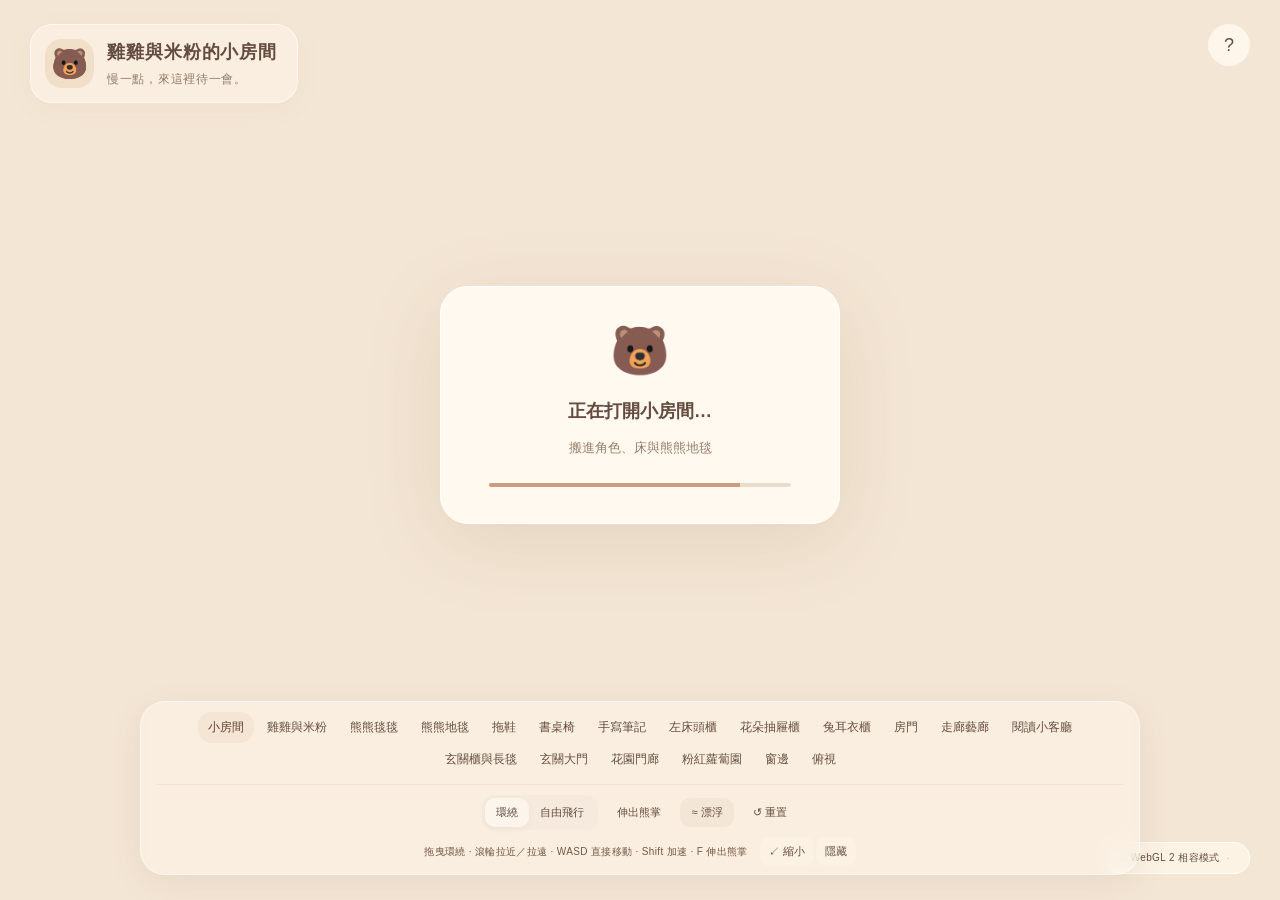
<file: index.html>
<!doctype html>
<html lang="zh-Hant"><head><meta charset="UTF-8"><meta name="viewport" content="width=device-width,initial-scale=1"><meta name="theme-color" content="#f5e9da"><title>雞雞與米粉的小房間</title><meta name="description" content="走進雞雞與米粉的溫柔小房間，自由環繞、飛行與漂浮。"><link rel="icon" href="data:image/svg+xml,%3Csvg xmlns='http://www.w3.org/2000/svg' viewBox='0 0 100 100'%3E%3Ctext y='.9em' font-size='90'%3E🐻%3C/text%3E%3C/svg%3E"><link rel="stylesheet" href="./style.css?revision=garden-house-1"><script type="importmap">{"imports":{"three":"./vendor/three/three.webgpu.js","three/webgpu":"./vendor/three/three.webgpu.js","three/tsl":"./vendor/three/three.tsl.js","three/addons/":"./vendor/addons/"}}</script></head>
<body>
<main id="room" aria-label="雞雞與米粉的互動立體房間"></main>
<header><div class="identity"><span class="mark" aria-hidden="true">🐻</span><div><h1>雞雞與米粉的小房間</h1><p>慢一點，來這裡待一會。</p></div></div><button id="helpToggle" class="round" aria-label="顯示操作說明" aria-expanded="false">?</button></header>
<aside id="help" hidden><h2>隨心逛逛</h2><p><strong>環繞</strong>　滑鼠拖曳轉向，滾輪拉近／拉遠，右鍵平移。</p><p><strong>自由飛行</strong>　點一下 3D 畫面，按 WASD 就會進入自由飛行。滾輪也能沿視線拉近／拉遠。Q／E 下降與上升，<strong>按住 Shift 加速移動</strong>；拖曳滑鼠轉向。</p><p>也能點「鎖定視線」，讓滑鼠直接轉向。Esc 解除鎖定。</p><p><strong>熊熊毯毯</strong>　床上的小熊毯子有獨立近景選項；「熊熊地毯」則是床邊地板上的熊形地毯。</p><p>觸控裝置：單指環繞，雙指縮放／平移。飛行模式顯示方向按鈕。</p><p><strong>書桌椅</strong>　床左側新增愛心書桌與粉紅格紋坐墊椅。點「書桌椅」可近看左側的紅色精裝書。點桌前的圓把手拉開抽屜，再點一次收回。</p><p><strong>左床頭櫃</strong>　新花語床頭櫃位於床頭左側，右側原有床頭櫃保留。點「左床頭櫃」可近看檯燈、植栽和編織籃。點花朵握把可開關抽屜；拖曳不會誤開。打開後可用滾輪拉近，看看藍裙女孩、米粉、小筆電和雞雞的玩具包。</p><p><strong>花朵抽屜櫃</strong>　位於右側窗戶旁、靠床尾的牆邊。點「花朵抽屜櫃」可近看雛菊、桌上擺飾與左側的紅蘿蔔吊飾。</p><p><strong>兔耳衣櫃</strong>　從床看向房門時，衣櫃位於門的左側牆邊。點「兔耳衣櫃」可近看檜木紋、兔耳愛心頂飾與布面收納箱。點雙門的花朵把手可打開衣櫃，裡面有兩隻大蘿蔔與上層的小蘿蔔。點下方抽屜的花朵把手可拉出滿滿迷你蘿蔔，再點一次收回；打開櫃門後點門內側的小花把手即可關門，拖曳不會誤開。</p><p><strong>童話房門</strong>　選「房門」後點門把開門，按 WASD 即可走進走廊，飛行模式的滾輪也能前後移動。手機可使用方向按鈕。外側門把同樣能開關門，再穿過門口即可回房間。拖曳鏡頭不會誤觸開關。</p><p><strong>花園閱讀小客廳</strong>　走出臥室後向右，穿過檜木拱門可進入擴建的閱讀區。點「閱讀小客廳」近看厚墊長椅、茶几與矮書櫃；點落地燈的拉繩可開關閱讀燈。</p><p><strong>玄關與住宅大門</strong>　走廊前方設有玄關。點「玄關大門」後，點陶瓷門把開門；WASD 與滾輪可穿過大門，走到門廊及花園小徑。外側把手同樣可以開關門，站在門片掃過的位置時會暫停關門。</p><p><strong>走廊藝廊</strong>　走出房門後，左側牆面掛著四幅照片。點「走廊藝廊」可看整面展示牆，再用滾輪拉近或 WASD 移動觀賞。</p><p><strong>收合選單</strong>　可縮小或隱藏選單；按 M 隱藏／顯示，也能點右下角「顯示選單」恢復。</p><p><strong>熊掌輕拍</strong>　點「伸出熊掌」或按 F 進入第一人稱。點一下畫面就會輕拍兩下；空處或距離較遠時，熊掌會向前短距離空拍。靠近並拍到玩偶的絨毛時，毛絲才會局部受壓、彎倒，再慢慢回彈。也可用「靠近雞雞／米粉」直接到旁邊。滑鼠或單指拖曳可轉向，右鍵拖曳也可以；收起熊掌或切回環繞可恢復一般操作。</p><p class="small">以 Blender v11 模型轉製；毛絨與燈光採即時效果。</p></aside>
<div id="loading" role="status"><span class="loadingBear">🐻</span><h2>正在打開小房間…</h2><p id="loadText">準備柔軟的熊熊地毯</p><div class="progress"><i id="progress"></i></div></div>
<div id="error" hidden role="alert"><h2>房間暫時無法打開</h2><p id="errorText"></p><button onclick="location.reload()">再試一次</button></div>
<div id="status" aria-live="polite"><span class="dot"></span><span id="backend">準備中</span><span class="divider">·</span><span id="fps"></span></div>
<section id="roomDock" class="dock" aria-label="視角控制">
  <nav class="views" aria-label="快速視角"><button data-view="home" class="active" aria-pressed="true">小房間</button><button data-view="friends" aria-pressed="false">雞雞與米粉</button><button data-view="blanket" aria-pressed="false">熊熊毯毯</button><button data-view="rug" aria-pressed="false">熊熊地毯</button><button data-view="slippers" aria-pressed="false">拖鞋</button><button data-view="desk" aria-pressed="false">書桌椅</button><button data-view="notebook" aria-pressed="false">手寫筆記</button><button data-view="nightstand" aria-pressed="false">左床頭櫃</button><button data-view="dresser" aria-pressed="false">花朵抽屜櫃</button><button data-view="wardrobe" aria-pressed="false">兔耳衣櫃</button><button data-view="door" aria-pressed="false">房門</button><button data-view="gallery" aria-pressed="false">走廊藝廊</button><button data-view="reading" aria-pressed="false">閱讀小客廳</button><button data-view="foyer" aria-pressed="false">玄關櫃與長毯</button><button data-view="entry" aria-pressed="false">玄關大門</button><button data-view="porch" aria-pressed="false">花園門廊</button><button data-view="garden" aria-pressed="false">粉紅蘿蔔園</button><button data-view="window" aria-pressed="false">窗邊</button><button data-view="plan" aria-pressed="false">俯視</button></nav>
  <div class="actions"><div class="segment"><button id="orbit" class="selected" aria-pressed="true">環繞</button><button id="fly" aria-pressed="false">自由飛行</button></div><button id="handToggle" class="soft" aria-pressed="false" aria-controls="petControls" title="第一人稱熊掌（F）" disabled>伸出熊掌</button><button id="float" aria-pressed="true" class="soft selected">≈ 漂浮</button><button id="lock" class="soft" hidden>鎖定視線</button><button id="reset" class="soft" title="回到小房間">↺ 重置</button></div>
  <div id="petControls" class="pet-controls" hidden><span class="pet-action-label">輕拍 · 每次兩下</span><button class="soft" data-pet-near="Jiji">靠近雞雞</button><button class="soft" data-pet-near="Mifen">靠近米粉</button></div>
  <div class="dock-footer"><p id="hint">拖曳環繞 · 滾輪拉近／拉遠 · WASD 直接移動 · Shift 加速</p><div class="menu-size-controls"><button id="menuSize" aria-controls="roomDock" aria-expanded="true" title="縮小或展開選單">↙ 縮小</button><button id="menuHide" aria-controls="roomDock" title="隱藏選單（M）">隱藏</button></div></div>
  <p class="compact-hint">WASD 移動 · Shift 加速 · 滾輪縮放 · F 伸出／收起熊掌</p>
</section>
<button id="menuRestore" hidden aria-controls="roomDock" aria-expanded="false" title="顯示選單（M）">☰ 顯示選單</button>
<div id="houseHint" hidden role="status"></div><div id="doorHint" hidden role="status"></div><div id="drawerHint" hidden role="status"></div><div id="wardrobeHint" hidden role="status"></div>
<div id="petReticle" hidden aria-hidden="true"></div><p id="petHint" hidden role="status">點一下輕拍兩下 · 空處也能拍 · 拖曳轉向</p>
<div id="touchFly" hidden aria-label="飛行方向控制"><button data-key="KeyW" aria-label="前進">↑</button><div><button data-key="KeyA" aria-label="左移">←</button><button data-key="KeyS" aria-label="後退">↓</button><button data-key="KeyD" aria-label="右移">→</button></div><div><button data-key="KeyQ" aria-label="下降">−</button><button data-key="KeyE" aria-label="上升">＋</button></div></div>
<script type="module" src="./app.js?revision=camera-walls-1"></script></body></html>
</file>
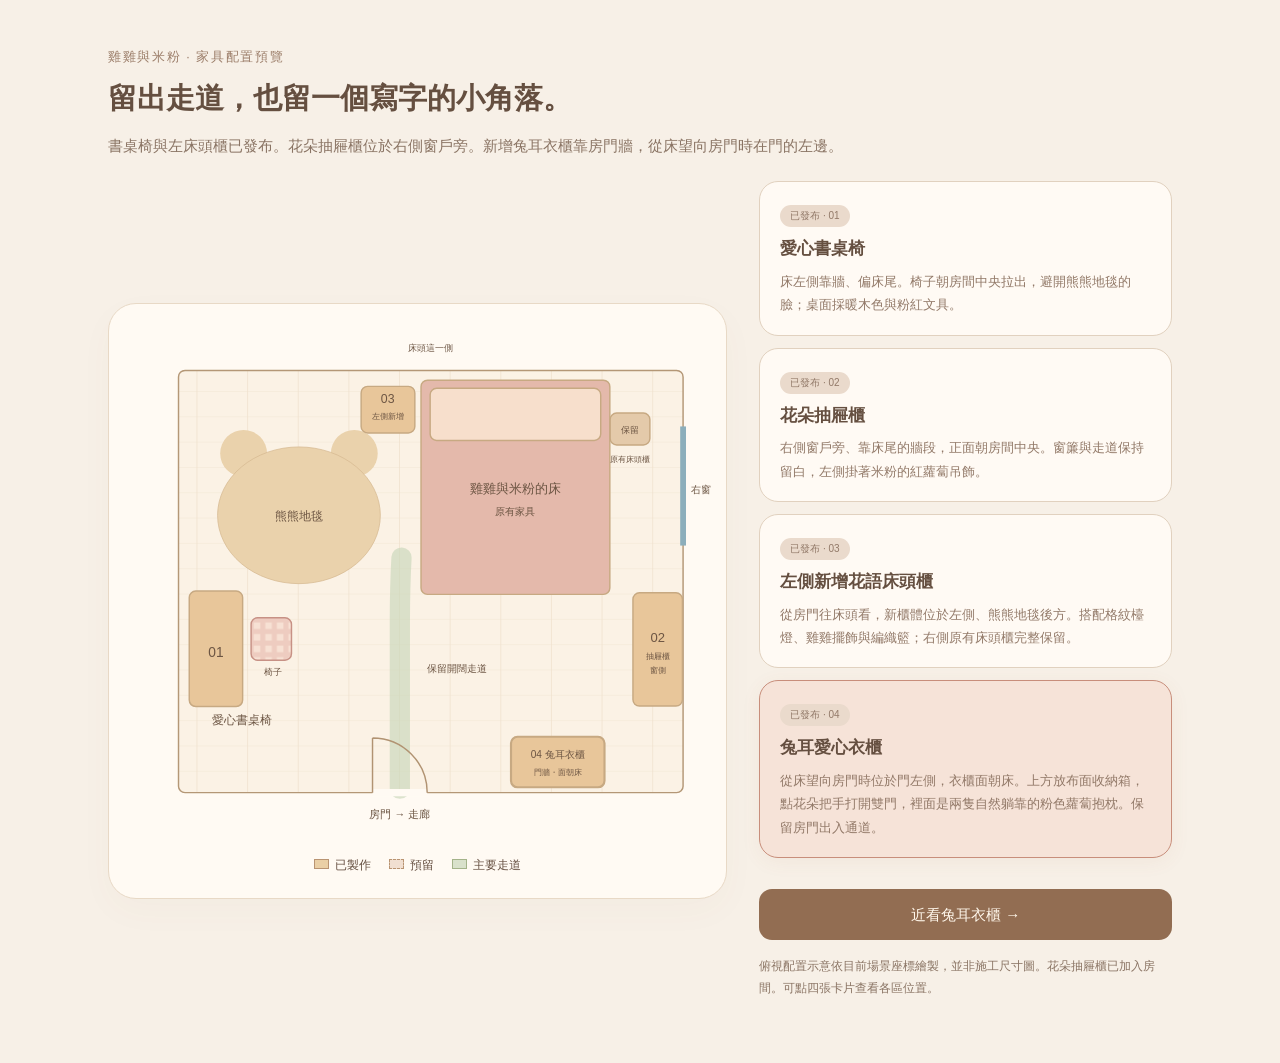
<file: furniture-layout.html>
<!doctype html>
<html lang="zh-Hant"><head><meta charset="utf-8"><meta name="viewport" content="width=device-width,initial-scale=1"><title>小房間・家具配置預覽</title>
<style>
*{box-sizing:border-box}body{margin:0;background:#f7f0e7;color:#654f40;font:15px/1.8 "Microsoft JhengHei",sans-serif}main{max-width:1120px;margin:42px auto;padding:0 28px}small{letter-spacing:.13em;color:#9b7d69}h1{font-size:29px;margin:3px 0 8px;font-weight:650}p{margin:0 0 22px;color:#8a7464}.layout{display:grid;grid-template-columns:1.5fr 1fr;gap:32px;align-items:center}.plan{background:#fffaf3;border:1px solid #e8d9c6;border-radius:28px;padding:12px;box-shadow:0 12px 35px #78533408}svg{display:block;width:100%;height:auto}svg text{font-family:inherit;fill:#6c5543}button{font:inherit;text-align:left;width:100%;border:1px solid #e1d1bf;border-radius:19px;padding:18px 20px;background:#fffaf4;cursor:pointer;color:inherit;margin-bottom:12px}button.active{border-color:#c88e7b;background:#f6e3d8;box-shadow:0 4px 20px #9b654710}button strong{display:block;font-size:17px}button span{display:block;color:#927968;font-size:13px;margin-top:5px}.badge{display:inline-block!important;font-size:10px!important;border-radius:20px;background:#eadacc;padding:2px 10px;margin:0 0 7px!important}.foot{font-size:12px;margin-top:16px}a{color:#84664d;text-decoration:none;border-bottom:1px solid #be9c7d}a.primary{display:block;background:#926d52;color:#fff7eb;padding:12px 18px;border-radius:13px;text-align:center;border:0;margin-top:19px}.feature{transition:opacity .25s}.muted{opacity:.32}.selected rect{stroke-width:3}.planned{stroke-dasharray:8 5}.legend{display:flex;gap:18px;font-size:12px;justify-content:center;margin:3px 0 10px}.swatch{display:inline-block;width:15px;height:10px;margin-right:6px;border:1px solid #b99472;background:#eacfa5}.swatch.dash{background:#f1dfd1;border-style:dashed}.swatch.lane{background:#d9e1cb;border-color:#a4b38a}@media(max-width:760px){main{margin:22px auto;padding:0 18px}.layout{grid-template-columns:1fr;gap:20px}h1{font-size:24px}button{padding:14px 18px}}
</style></head><body><main><small>雞雞與米粉 · 家具配置預覽</small><h1>留出走道，也留一個寫字的小角落。</h1><p>書桌椅與左床頭櫃已發布。花朵抽屜櫃位於右側窗戶旁。新增兔耳衣櫃靠房門牆，從床望向房門時在門的左邊。</p>
<div class="layout"><div class="plan"><svg id="plan" viewBox="0 0 820 740" role="img" aria-label="房間俯視圖：書桌在左側床尾，抽屜櫃位於右側窗戶旁，新床頭櫃在床頭左側，右側原有床頭櫃保留，衣櫃在下方房門牆，窗在右方"></svg><div class="legend"><span><i class="swatch"></i>已製作</span><span><i class="swatch dash"></i>預留</span><span><i class="swatch lane"></i>主要走道</span></div></div>
<div><button data-target="desk"><span class="badge">已發布 · 01</span><strong>愛心書桌椅</strong><span>床左側靠牆、偏床尾。椅子朝房間中央拉出，避開熊熊地毯的臉；桌面採暖木色與粉紅文具。</span></button><button data-target="dresser"><span class="badge">已發布 · 02</span><strong>花朵抽屜櫃</strong><span>右側窗戶旁、靠床尾的牆段，正面朝房間中央。窗簾與走道保持留白，左側掛著米粉的紅蘿蔔吊飾。</span></button><button data-target="nightstand"><span class="badge">已發布 · 03</span><strong>左側新增花語床頭櫃</strong><span>從房門往床頭看，新櫃體位於左側、熊熊地毯後方。搭配格紋檯燈、雞雞擺飾與編織籃；右側原有床頭櫃完整保留。</span></button><button class="active" data-target="wardrobe"><span class="badge">已發布 · 04</span><strong>兔耳愛心衣櫃</strong><span>從床望向房門時位於門左側，衣櫃面朝床。上方放布面收納箱，點花朵把手打開雙門，裡面是兩隻自然躺靠的粉色蘿蔔抱枕。保留房門出入通道。</span></button><a class="primary" href="./?view=wardrobe">近看兔耳衣櫃 →</a><p class="foot">俯視配置示意依目前場景座標繪製，並非施工尺寸圖。花朵抽屜櫃已加入房間。可點四張卡片查看各區位置。</p></div></div></main>
<script>
const svg=document.getElementById('plan'),X=x=>66+(x+10.65)*45,Z=z=>64+(z+3.2)*45;
const rect=(x0,z0,x1,z1,fill,stroke='#c7a982',extra='')=>`<rect x="${X(x0)}" y="${Z(z0)}" width="${(x1-x0)*45}" height="${(z1-z0)*45}" rx="9" fill="${fill}" stroke="${stroke}" stroke-width="2" ${extra}/>`;
const text=(x,z,t,size=14)=>`<text x="${X(x)}" y="${Z(z)}" font-size="${size}" text-anchor="middle">${t}</text>`;
const circle=(x,z,r,fill)=>`<circle cx="${X(x)}" cy="${Z(z)}" r="${r*45}" fill="${fill}"/>`;
svg.innerHTML=`<defs><pattern id="floor" width="70" height="35" patternUnits="userSpaceOnUse"><rect width="70" height="35" fill="#fbf2e5"/><path d="M0 35H70 M35 0V35" stroke="#eee0cd" fill="none"/></pattern><pattern id="pink" width="16" height="16" patternUnits="userSpaceOnUse"><rect width="16" height="16" fill="#f7e1d4"/><path d="M0 4H16 M4 0V16" stroke="#dfaaa0" stroke-width="7" opacity=".38"/></pattern></defs>
${rect(-10.35,-2.95,5.15,10.02,'url(#floor)','#b49776')}
${rect(-2.9,-2.65,2.9,3.93,'#e4b9ab')}${rect(-2.62,-2.4,2.62,-.8,'#f7dfcc')}${text(0,.8,'雞雞與米粉的床',18)}${text(0,1.5,'原有家具')}
${circle(-8.35,-.4,.72,'#ead2ac')}${circle(-4.95,-.4,.72,'#ead2ac')}<ellipse cx="${X(-6.65)}" cy="${Z(1.5)}" rx="${2.50*45}" ry="${2.10*45}" fill="#ead2ac" stroke="#d6b991"/>
${text(-6.65,1.65,'熊熊地毯',16)}
<path d="M${X(-3.55)} ${Z(9.9)} L${X(-3.55)} ${Z(4.7)} Q${X(-3.55)} ${Z(3.7)} ${X(-3.5)} ${Z(2.8)}" stroke="#cad7bb" stroke-width="28" stroke-linecap="round" fill="none" opacity=".65"/>
${text(-1.8,6.3,'保留開闊走道',14)}
<g class="feature" id="desk">${rect(-10.02,3.825,-8.38,7.375,'#e8c69a')}${rect(-8.12,4.65,-6.88,5.95,'url(#pink)','#c79185')}${text(-9.2,5.85,'01',19)}${text(-7.45,6.42,'椅子',12)}${text(-8.4,7.9,'愛心書桌椅',16)}</g>
<g class="feature" id="dresser">${rect(3.61,3.88,5.13,7.36,'#e8c69a')}${text(4.37,5.4,'02',18)}${text(4.37,5.9,'抽屜櫃',11)}${text(4.37,6.35,'窗側',11)}</g>
<g class="feature selected" id="wardrobe">${rect(-.136,8.303,2.736,9.855,'#e8c69a')}${text(1.30,8.95,'04 兔耳衣櫃',14)}${text(1.30,9.48,'門牆・面朝床',11)}</g>
<g class="feature" id="nightstand">${rect(-4.74,-2.46,-3.09,-1.03,'#e8c69a')}${text(-3.925,-1.95,'03',17)}${text(-3.925,-1.45,'左側新增',11)}</g>
<g id="existing-nightstand">${rect(2.91,-1.64,4.13,-.66,'#e4caaa')}${text(3.52,-1.03,'保留',12)}${text(3.52,-.15,'原有床頭櫃',11)}</g>
<path d="M${X(5.15)} ${Z(-1.23)}V${Z(2.43)}" stroke="#8caebb" stroke-width="8"/>${text(5.7,.8,'右窗',14)}
<path d="M${X(-4.39)} ${Z(10.02)}H${X(-2.71)}" stroke="#fffaf3" stroke-width="10"/><path d="M${X(-4.39)} ${Z(10.02)}V${Z(8.34)} M${X(-4.39)} ${Z(8.34)} A${1.68*45} ${1.68*45} 0 0 1 ${X(-2.71)} ${Z(10.02)}" stroke="#b19372" stroke-width="2" fill="none"/>${text(-3.55,10.8,'房門 → 走廊',15)}
${text(-2.6,-3.55,'床頭這一側',13)}`;
document.querySelectorAll('[data-target]').forEach(b=>b.onclick=()=>{document.querySelectorAll('[data-target]').forEach(c=>c.classList.toggle('active',b===c));document.querySelectorAll('.feature').forEach(g=>{g.classList.toggle('selected',g.id===b.dataset.target);g.classList.toggle('muted',g.id!==b.dataset.target);});});
</script></body></html>
</file>
<file: style.css>
*{box-sizing:border-box}body{margin:0;background:#f4e6d5;color:#644d40;font-family:ui-rounded,"Microsoft JhengHei","Noto Sans TC",sans-serif;overflow:hidden}button{font:inherit;cursor:pointer;border:0;color:inherit;transition:background .18s,transform .18s}button:hover{background:#ead4c4!important}button:focus-visible{outline:3px solid #bd7e67;outline-offset:3px}button:active{transform:scale(.97)}[hidden]{display:none!important}#room{position:fixed;inset:0}canvas{width:100%;height:100%;display:block;touch-action:none;outline:none}header{position:fixed;top:24px;left:30px;right:30px;display:flex;justify-content:space-between;align-items:flex-start;pointer-events:none}.identity{display:flex;gap:13px;align-items:center;padding:14px 20px 14px 14px;border:1px solid #fff9;border-radius:22px;background:#fff9ee70;backdrop-filter:blur(8px);box-shadow:0 6px 30px #8764470b}.mark{font-size:30px;display:grid;place-items:center;width:49px;height:49px;border-radius:17px;background:#f1dfc7}h1{font-size:18px;font-weight:650;letter-spacing:.05em;margin:0 0 7px}.identity p{font-size:12px;letter-spacing:.06em;margin:0;color:#947c6b}.round{width:42px;height:42px;border-radius:50%;background:#fff9eddd;font-size:18px;pointer-events:auto}#help{position:fixed;right:30px;top:80px;width:min(355px,calc(100vw - 40px));padding:22px 25px;background:#fffaf3bc;box-shadow:0 15px 60px #603b2225;border:1px solid #fff;border-radius:22px;z-index:5;font-size:13px;line-height:1.9}h2{font-size:18px;margin:0 0 14px}.small{font-size:11px;color:#a08a79}#loading,#error{position:fixed;left:50%;top:45%;transform:translate(-50%,-50%);background:#fff9f0f7;border:1px solid white;border-radius:28px;padding:36px 48px;text-align:center;width:min(400px,90vw);box-shadow:0 18px 80px #80593422;z-index:10}#loading p,#error p{font-size:13px;line-height:1.7;color:#98806d}.loadingBear{font-size:48px;display:block;margin-bottom:20px;animation:breathe 2s ease-in-out infinite}.progress{height:4px;background:#eaddce;border-radius:5px;overflow:hidden;margin-top:24px}.progress i{display:block;width:5%;height:100%;background:#c79e80;transition:width .2s}#error button{padding:10px 24px;border-radius:15px;background:#edd7c5}#status{position:fixed;right:30px;bottom:26px;background:#fff7ebbd;border:1px solid #fffb;border-radius:20px;padding:8px 12px;display:flex;align-items:center;gap:7px;font-size:10px;letter-spacing:.04em}.dot{width:5px;height:5px;background:#87a681;border-radius:50%}.divider{opacity:.4}.dock{position:fixed;left:50%;bottom:25px;transform:translateX(-50%);background:#fff9ef70;backdrop-filter:blur(9px) saturate(1.1);border:1px solid #ffffff80;border-radius:25px;padding:10px 15px 8px;box-shadow:0 8px 36px #60392215;max-width:calc(100vw - 40px)}.views{display:flex;gap:3px;white-space:nowrap;justify-content:center;border-bottom:1px solid #e4d4c86b;padding:0 0 9px}.views button{padding:9px 16px;border-radius:14px;font-size:12px;background:transparent}.views button.active{background:#f0dfcc9c;color:#60412f}.actions{display:flex;gap:8px;justify-content:center;align-items:center;padding-top:10px}.segment{display:flex;background:#f0e7db70;border-radius:12px;padding:3px}.segment button,.soft{background:transparent;padding:7px 11px;border-radius:10px;font-size:11px;white-space:nowrap}.segment button.selected{background:#fffaf3b3;box-shadow:0 2px 7px #6747270b}.soft.selected{background:#f0e0d09c}#hint{text-align:center;font-size:10px;letter-spacing:.035em;color:#735845;margin:9px 0 1px;min-height:16px}#touchFly{position:fixed;bottom:155px;left:20px;text-align:center;touch-action:none}#touchFly button{background:#fff8eccf;border:1px solid white;border-radius:13px;width:42px;height:38px;margin:2px}#lock{background:#edd7c5}@keyframes breathe{50%{transform:translateY(-5px)}}@media(max-width:760px){header{top:15px;left:15px;right:15px}.identity{padding:10px 12px;gap:8px;border-radius:18px}.mark{font-size:24px;width:36px;height:36px;border-radius:12px}h1{font-size:14px}.identity p{font-size:10px}#status{top:94px;bottom:auto;right:16px;font-size:9px}.dock{bottom:12px;width:calc(100vw - 22px);max-width:none;padding:8px;border-radius:21px}.views{display:grid;grid-template-columns:repeat(4,minmax(0,1fr));gap:3px}.views button{padding:8px 4px;font-size:11px}.actions{gap:2px;flex-wrap:wrap}.segment button,.soft{font-size:10px;padding:7px 9px}#help{right:15px;top:72px}}@media(prefers-reduced-motion:reduce){*{animation:none!important;transition:none!important}}

@media(max-width:760px){#touchFly{bottom:205px}}

.dock-footer{display:flex;align-items:center;justify-content:center;gap:12px;margin-top:7px}
.dock-footer #hint{margin:0;min-height:0;line-height:1.6}
.menu-size-controls{display:flex;gap:2px;flex:none}
.menu-size-controls button{background:#fff7ed52;border-radius:9px;padding:7px 9px;font-size:11px;white-space:nowrap}
.compact-hint{display:none}
#menuRestore{position:fixed;right:24px;bottom:22px;padding:11px 16px;border-radius:20px;border:1px solid #fff9;background:#fff9ef78;backdrop-filter:blur(9px);font-size:12px;z-index:4}
body[data-menu-state="compact"] .dock{display:flex;flex-wrap:wrap;align-items:center;justify-content:center;gap:0 10px;width:330px;padding:9px 12px;border-radius:20px}
body[data-menu-state="compact"] .views,body[data-menu-state="compact"] #hint,body[data-menu-state="compact"] #float,body[data-menu-state="compact"] #reset,body[data-menu-state="compact"] #lock{display:none}
body[data-menu-state="compact"] .actions{padding:0}
body[data-menu-state="compact"] .dock-footer{display:contents}
body[data-menu-state="compact"] .compact-hint{display:block;width:100%;text-align:center;font-size:10px;color:#735845;margin:6px 0 0}
body[data-menu-state="compact"] #touchFly{bottom:105px}
body[data-menu-state="hidden"] .identity,body[data-menu-state="hidden"] #helpToggle,body[data-menu-state="hidden"] #status{display:none}
body[data-menu-state="hidden"] #touchFly{bottom:20px}
@media(max-width:760px){.dock-footer{flex-wrap:wrap;gap:4px;margin-top:5px}.dock-footer #hint{width:100%;font-size:10px}.menu-size-controls button{padding:7px 12px}body[data-menu-state="compact"] .dock{max-width:calc(100vw - 22px)}#menuRestore{bottom:14px;right:14px}#touchFly{bottom:245px}}

#houseHint,#doorHint,#drawerHint,#wardrobeHint{position:fixed;z-index:6;pointer-events:none;padding:8px 13px;border-radius:14px;background:#fff8e9e8;border:1px solid #fff9;box-shadow:0 4px 16px #7655331f;color:#765333;font-size:12px}
.pet-controls{display:flex;justify-content:center;align-items:center;gap:6px;margin-top:6px;flex-wrap:wrap}
#petReticle{position:fixed;z-index:3;width:10px;height:10px;border:1.5px solid #886d55;border-radius:50%;transform:translate(-50%,-50%);background:#fff9;pointer-events:none}
#petReticle.can-pet{width:16px;height:16px;border-color:#769065;background:#dce9c780;box-shadow:0 0 0 4px #fff4}
#petHint{position:fixed;top:112px;left:50%;transform:translateX(-50%);max-width:calc(100vw - 24px);padding:8px 14px;margin:0;border-radius:18px;background:#fff9efb5;border:1px solid #fff8;backdrop-filter:blur(8px);font-size:12px;text-align:center;pointer-events:none;z-index:3}
#help{max-height:calc(100vh - 110px);overflow-y:auto}
body[data-menu-state="compact"] .pet-controls{display:none}
body[data-hand="on"][data-menu-state="full"] #touchFly{bottom:290px}
@media(max-width:760px){#petHint{top:132px;font-size:11px}.pet-controls{gap:3px}body[data-hand="on"][data-menu-state="full"] #touchFly{bottom:300px}}

.pet-action-label{font-size:12px;padding:7px 10px;color:#795940;background:#e6d0b94f;border-radius:12px}
@media(min-width:761px){.dock{width:min(1000px,calc(100vw - 40px))}.views{flex-wrap:wrap;row-gap:1px}.views button{padding:7px 10px}}
</file>
